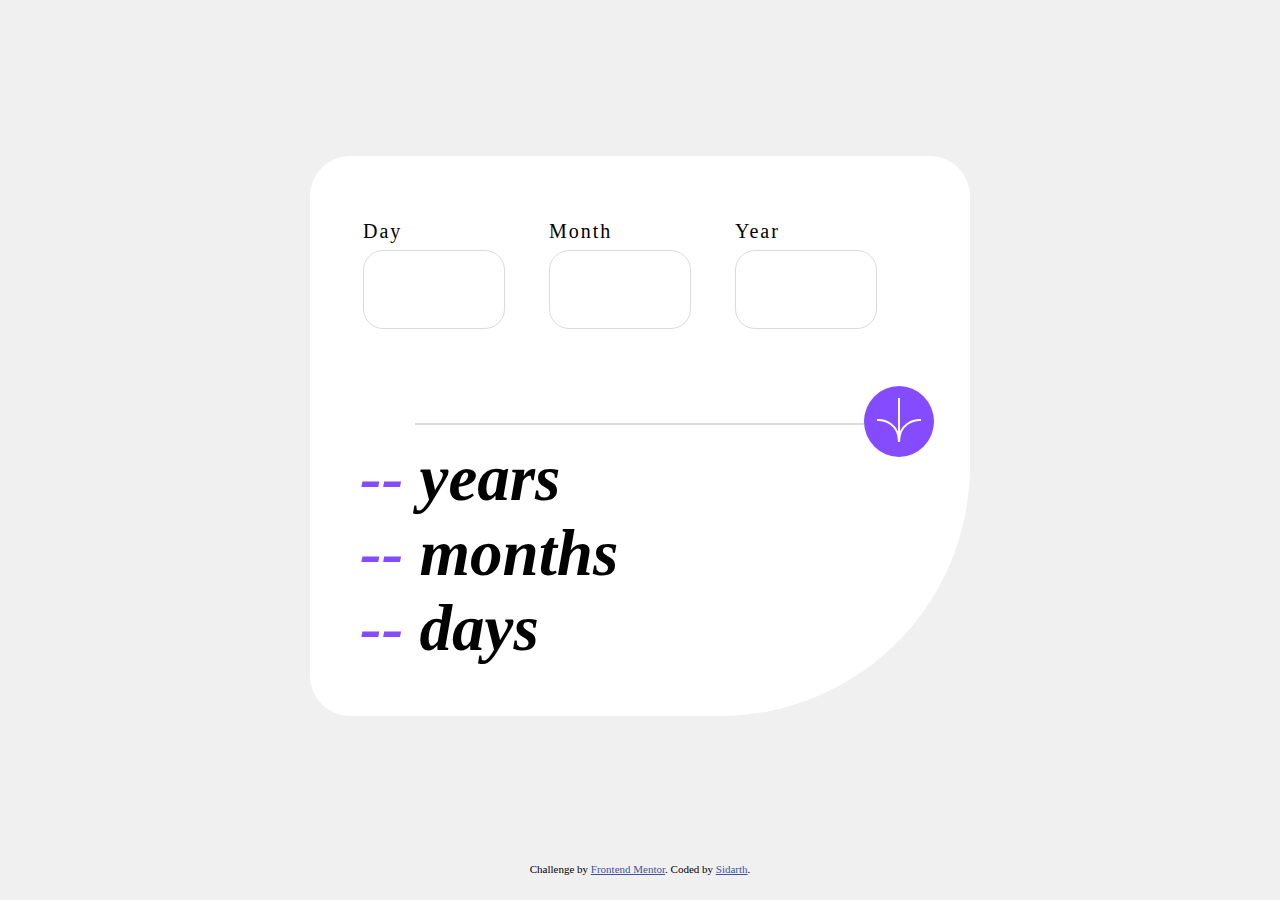
<file: age-calculator-app-main/index.html>
<!DOCTYPE html>
<html lang="en">
  <head>
    <meta charset="UTF-8" />
    <meta name="viewport" content="width=device-width, initial-scale=1.0" />
    <!-- displays site properly based on user's device -->

    <link
      rel="icon"
      type="image/png"
      sizes="32x32"
      href="./assets/images/favicon-32x32.png"
    />
    <link rel="stylesheet" href="style.css" />
    <title>Frontend Mentor | Age calculator app</title>

    <!-- Feel free to remove these styles or customise in your own stylesheet 👍 -->
    <style>
      .attribution {
        font-size: 11px;
        text-align: center;
      }
      .attribution a {
        color: hsl(228, 45%, 44%);
      }
    </style>
  </head>
  <body>
    <section class="container">
      <div class="contents">
        <form action="#" class="get_input">
          <table>
            <tr>
              <td><label for="day">Day</label></td>
              <td><label for="month">Month</label></td>
              <td><label for="year">Year</label></td>
            </tr>
            <tr class="input-boxes">
              <td><input type="number" name="day" id="day" min="0" max="31"></td>
              <td><input type="number" name="month" id="month" min="1" max="12"></td>
              <td><input type="number" name="year" id="year" min="1"></td>
            </tr>
            <tr class="error">
              <td class="error-1"></td>
              <td class="error-2"></td>
              <td class="error-3"></td>
            </tr>
        </table>
        </form>
        <button class="send-input"><img src="assets/images/icon-arrow.svg" alt="" srcset=""></button>
        <hr class="sep-line" />
        <div class="calculation">
          <p><span id="year-cal">--</span> years</p>
          <p><span id="month-cal">--</span> months</p>
          <p><span id="day-cal">--</span> days</p>
        </div>
      </div>
    </section>
    <div class="attribution">
      Challenge by
      <a href="https://www.frontendmentor.io?ref=challenge" target="_blank"
        >Frontend Mentor</a
      >. Coded by <a href="#">Sidarth</a>.
    </div>
    <script src="app.js"></script>
  </body>
</html>
</file>
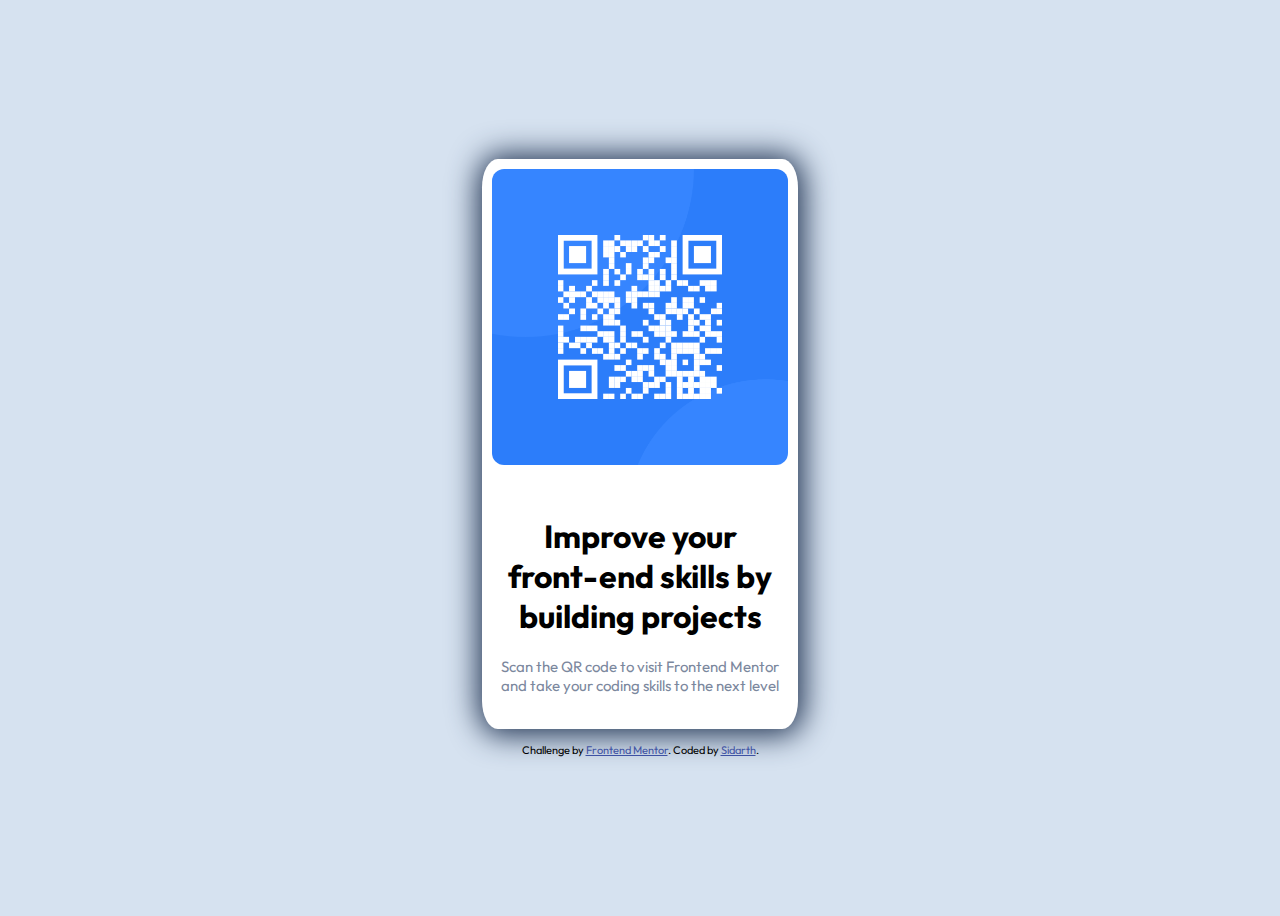
<file: qr-code-component-main/index.html>
<!DOCTYPE html>
<html lang="en">
<head>
  <meta charset="UTF-8">
  <meta name="viewport" content="width=device-width, initial-scale=1.0"> <!-- displays site properly based on user's device -->

  <link rel="icon" type="image/png" sizes="32x32" href="./images/favicon-32x32.png">
  <link rel="stylesheet" href="app.css">
  <link rel="preconnect" href="https://fonts.googleapis.com">
  <link rel="preconnect" href="https://fonts.gstatic.com" crossorigin>
  <link href="https://fonts.googleapis.com/css2?family=Outfit:wght@400;700&display=swap" rel="stylesheet">
  
  <title>Frontend Mentor | QR code component</title>

  <!-- Feel free to remove these styles or customise in your own stylesheet 👍 -->
  <style>
    .attribution { font-size: 11px; text-align: center; }
    .attribution a { color: hsl(228, 45%, 44%); }
  </style>
</head>
<body>
  <section class="content">
    <img src="images/image-qr-code.png" alt="Image of a QR code">
    <div class="text">
      <h1>Improve your front-end skills by building projects</h1>
      <p>Scan the QR code to visit Frontend Mentor and take your coding skills to the next level</p>
    </div>
  </section>
  
  <div class="attribution">
    <br>
    Challenge by <a href="https://www.frontendmentor.io?ref=challenge" target="_blank">Frontend Mentor</a>. 
    Coded by <a href="#">Sidarth</a>.
  </div>
</body>
</html>
</file>
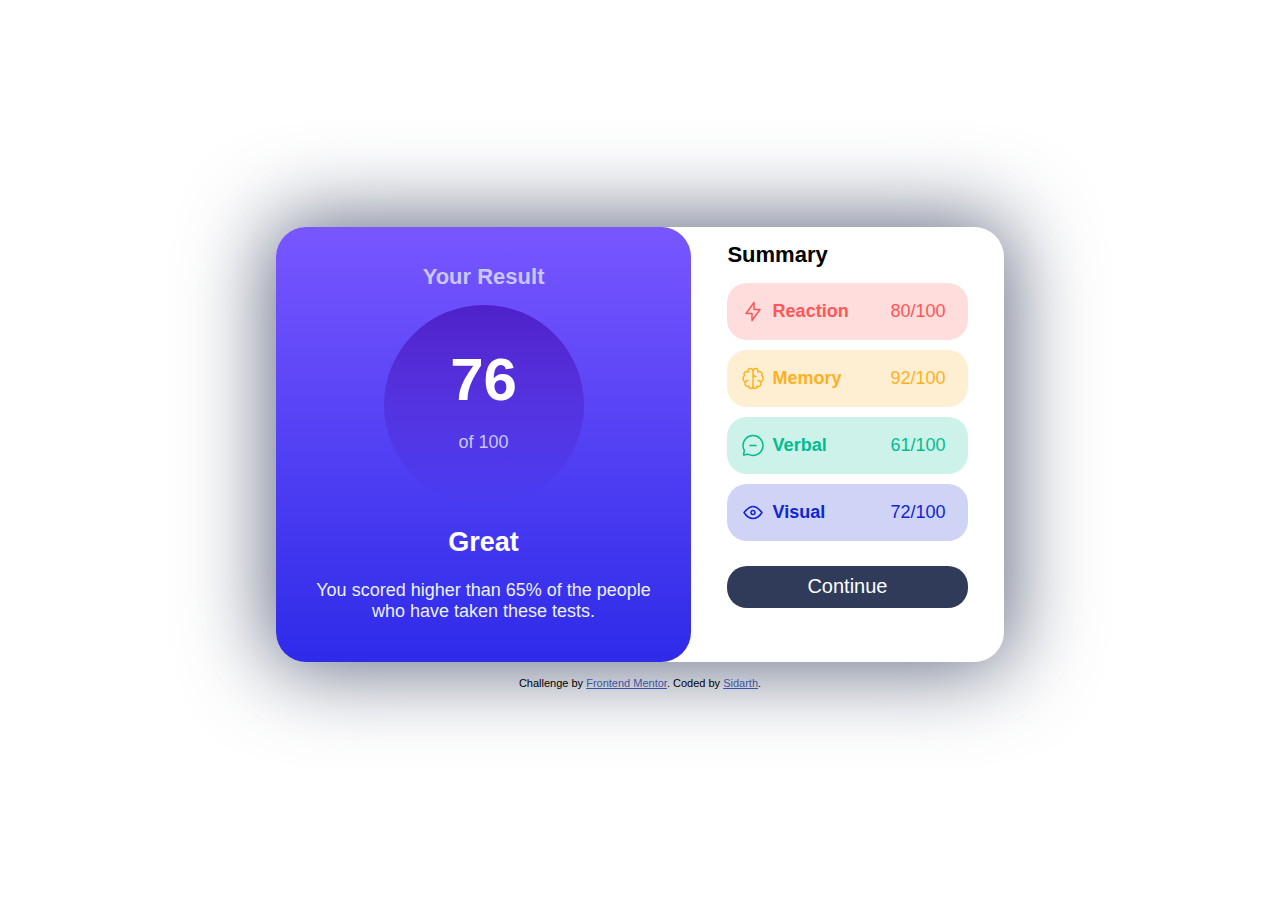
<file: results-summary-component-main/index.html>
<!DOCTYPE html>
<html lang="en">
  <head>
    <meta charset="UTF-8" />
    <meta name="viewport" content="width=device-width, initial-scale=1.0" />
    <!-- displays site properly based on user's device -->

    <link
      rel="icon"
      type="image/png"
      sizes="32x32"
      href="./assets/images/favicon-32x32.png"
    />
    <link rel="stylesheet" href="app.css" />

    <title>Frontend Mentor | Results summary component</title>

    <!-- Feel free to remove these styles or customise in your own stylesheet 👍 -->
    <style>
      .attribution {
        font-size: 11px;
        text-align: center;
      }
      .attribution a {
        color: hsl(228, 45%, 44%);
      }
    </style>
  </head>
  <body>
    <section class="with_footer">
      <section class="content">
        <section class="results">
          <h1
            class="result heading"
            style="font-size: 22px; color: hsl(241, 100%, 89%)"
          >
            Your Result
          </h1>
          <div class="score">
            <h2
              style="
                font-size: 60px;
                margin-bottom: 2%;
                margin-top: 20%;
                color: white;
              "
            >
              76
            </h2>
            <p style="color: hsl(241, 100%, 89%)">of 100</p>
          </div>
          <h2 style="color: white">Great</h2>
          <p style="color: hsl(221, 100%, 96%)">
            You scored higher than 65% of the people who have taken these tests.
          </p>
        </section>
        <section class="summary">
          <h1 style="font-weight: 800; font-size: 22px">Summary</h1>
          <div
            class="summary-items"
            style="background-color: hsla(0, 100%, 67%, 0.2); color: hsl(0, 100%, 67%);"
          >
            <img src="assets/images/icon-reaction.svg" alt="Icon of Reaction" />
            <h3>Reaction</h3>
            <p>80/100</p>
          </div>
          <div
            style="background-color: hsla(39, 100%, 56%, 0.2); color: hsl(39, 100%, 56%);"
            class="summary-items"
          >
            <img src="assets/images/icon-memory.svg" alt="Icon of Memory" />
            <h3>Memory</h3>
            <p>92/100</p>
          </div>
          <div
            style="background-color: hsla(166, 100%, 37%, 0.2); color: hsl(166, 100%, 37%);"
            class="summary-items"
          >
            <img src="assets/images/icon-verbal.svg" alt="Icon of Verbal" />
            <h3>Verbal</h3>
            <p>61/100</p>
          </div>
          <div
            class="summary-items"
            style="background-color: hsla(234, 85%, 45%, 0.2); color: hsl(234, 85%, 45%);"
          >
            <img src="assets/images/icon-visual.svg" alt="Icon of Visual" />
            <h3>Visual</h3>
            <p>72/100</p>
          </div>
          <div class="continue">Continue</button>
        </section>
      </section>
      <div class="attribution" style="margin-top: 2%">
        Challenge by
        <a href="https://www.frontendmentor.io?ref=challenge" target="_blank"
          >Frontend Mentor</a
        >. Coded by <a href="https://github.com/sidarth-23">Sidarth</a>.
      </div>
    </section>
  </body>
</html>
</file>
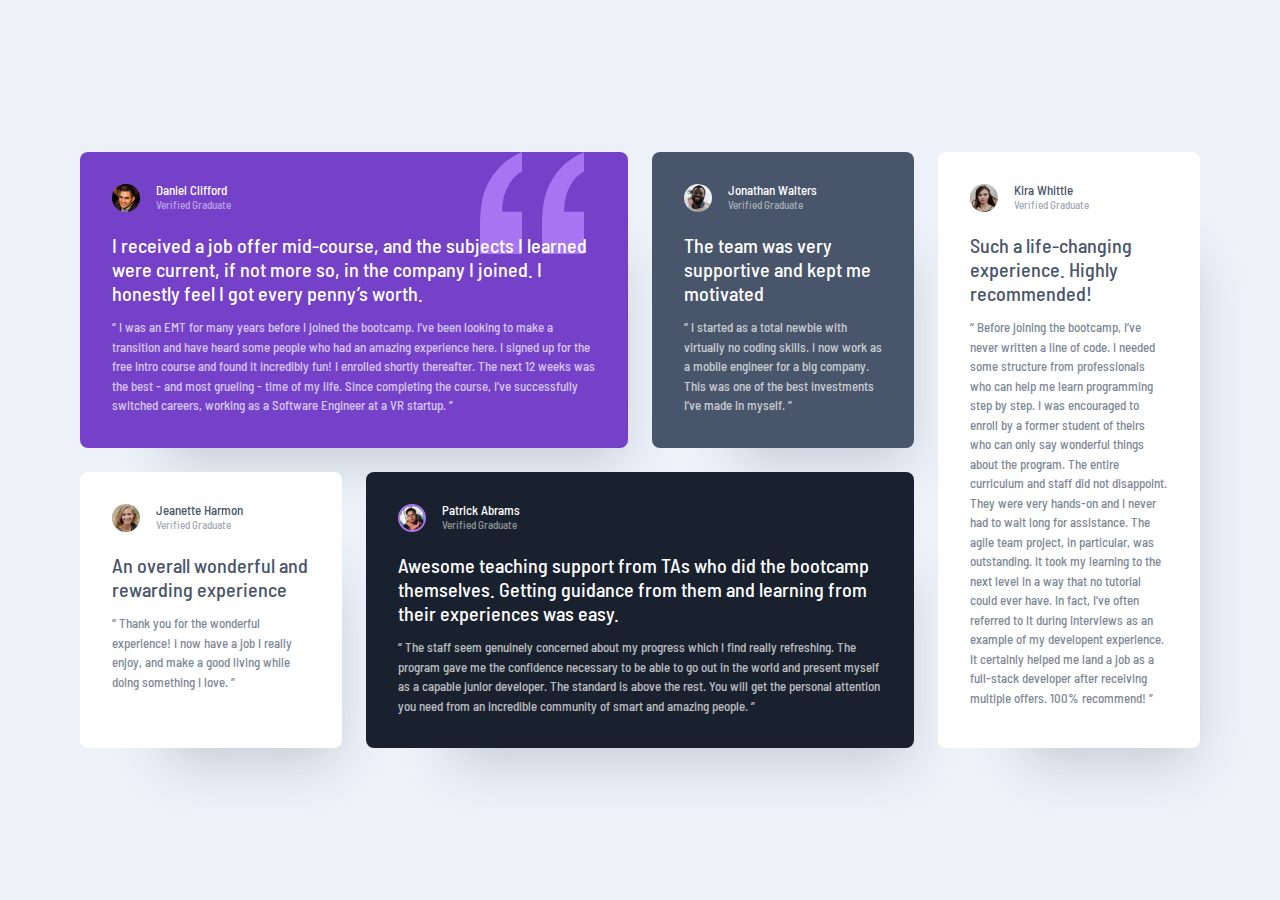
<file: testimonials-grid-section-main/index.html>
<!DOCTYPE html>
<html lang="en">

<head>
  <meta charset="UTF-8">
  <meta http-equiv="X-UA-Compatible" content="IE=edge">
  <meta name="viewport" content="width=device-width, initial-scale=1.0">
  <!-- Google font -->
  <link rel="preconnect" href="https://fonts.googleapis.com">
  <link rel="preconnect" href="https://fonts.gstatic.com" crossorigin>
  <link href="https://fonts.googleapis.com/css2?family=Barlow+Semi+Condensed:wght@500;600&display=swap"
    rel="stylesheet">
  <!-- my css -->
  <link rel="stylesheet" href="style.css">
  <title>FEM grid</title>
</head>

<body>
  <main class="testimonial-grid">
    <article class="testimonial grid-col-span-2 flow bg-primary-400 quote text-neutral-100">
      <div class="flex">
        <div>
          <img  src="./images/image-daniel.jpg" alt="daniel clifford">
        </div>
        <div>
          <h2 class="name">Daniel Clifford</h2>
          <p class="position">Verified Graduate</p>
        </div>
      </div>
      <p>
        I received a job offer mid-course, and the subjects I learned were current, if not more so,
        in the company I joined. I honestly feel I got every penny’s worth.
      </p>
      <p>
        “ I was an EMT for many years before I joined the bootcamp. I’ve been looking to make a
        transition and have heard some people who had an amazing experience here. I signed up
        for the free intro course and found it incredibly fun! I enrolled shortly thereafter.
        The next 12 weeks was the best - and most grueling - time of my life. Since completing
        the course, I’ve successfully switched careers, working as a Software Engineer at a VR startup. ”
      </p>
    </article>
    <article class="testimonial flow bg-secondary-400 text-neutral-100">
      <div class="flex">
        <div>
          <img src="./images/image-jonathan.jpg" alt="Jonathan Walters">
        </div>
        <div>
          <h2 class="name">Jonathan Walters</h2>
          <p class="position">Verified Graduate</p>
        </div>
      </div>
      <p>
        The team was very supportive and kept me motivated
      </p>
      <p>
        “ I started as a total newbie with virtually no coding skills. I now work as a mobile engineer
        for a big company. This was one of the best investments I’ve made in myself. ”
      </p>
    </article>
    <article class="testimonial flow bg-neutral-100 text-secondary-400">
      <div class="flex">
        <div>
          <img src="./images/image-jeanette.jpg" alt="Jeanette Harmon">
        </div>
        <div>
          <h2 class="name">Jeanette Harmon</h2>
          <p class="position">Verified Graduate</p>
        </div>
      </div>
      <p>
        An overall wonderful and rewarding experience</p>
      <p>
        “ Thank you for the wonderful experience! I now have a job I really enjoy, and make a good living
        while doing something I love. ”
      </p>
    </article>
    <article class="testimonial grid-col-span-2 flow bg-secondary-500 text-neutral-100">
      <div class="flex">
        <div>
          <img class="border-primary-400" src="./images/image-patrick.jpg" alt="Patrick Abrams">
        </div>
        <div>
          <h2 class="name">Patrick Abrams</h2>
          <p class="position">Verified Graduate</p>
        </div>
      </div>
      <p>
        Awesome teaching support from TAs who did the bootcamp themselves. Getting guidance from them and
        learning from their experiences was easy.
      </p>
      <p>
        “ The staff seem genuinely concerned about my progress which I find really refreshing. The program
        gave me the confidence necessary to be able to go out in the world and present myself as a capable
        junior developer. The standard is above the rest. You will get the personal attention you need from
        an incredible community of smart and amazing people. ”
      </p>
    </article>
    <article class="testimonial flow bg-neutral-100 text-secondary-400">
      <div class="flex">
        <div>
          <img src="./images/image-kira.jpg" alt="Kira Whittle">
        </div>
        <div>
          <h2 class="name">Kira Whittle</h2>
          <p class="position">Verified Graduate</p>
        </div>
      </div>
      <p>
        Such a life-changing experience. Highly recommended!
      </p>
      <p>
        “ Before joining the bootcamp, I’ve never written a line of code. I needed some structure from
        professionals who can help me learn programming step by step. I was encouraged to enroll by a former
        student of theirs who can only say wonderful things about the program. The entire curriculum and staff
        did not disappoint. They were very hands-on and I never had to wait long for assistance. The agile team
        project, in particular, was outstanding. It took my learning to the next level in a way that no tutorial
        could ever have. In fact, I’ve often referred to it during interviews as an example of my developent
        experience. It certainly helped me land a job as a full-stack developer after receiving multiple offers.
        100% recommend! ”
      </p>
    </article>
  </main>




</body>

</html>
</file>
<file: age-calculator-app-main/style.css>
body{
    font-family: 'Poppins', 'sans-serif';
    background-color: hsl(0, 0%, 94%);
    font-size: 32px;
}

.container{
    display: flex;
    justify-content: center;
    align-items: center;
    height: 95vh;
}

.contents{
    background-color: white;
    padding: 50px;
    border-radius: 40px 40px 250px 40px;
}

label{
    font-size: 20px;
    letter-spacing: 2px;
}

input{
    width: 100px;
    margin: auto 40px auto 0px;
    font-size: 32px;
    font-weight: 700;
    padding: 20px;
    border: 1px solid hsl(0, 0%, 86%);
    border-radius: 20px;
}

hr{
    width: 80%;
    border: 1px solid hsl(0, 0%, 86%);
}

button{
    position: relative;
    top:50px;
    left: 90%;
    padding: 10px;
    border-radius: 50%;
    border-color: transparent;
    background-color: hsl(259, 100%, 65%);
}

button:hover{
    background-color: hsla(259, 100%, 65%, 0.5);
}

.calculation p{
    font-size: 65px;
    margin:0;
    font-style: italic;
    font-weight: 600;
}

span{
    color: hsl(259, 100%, 65%);
}

.error{
    font-size: 13px;
    letter-spacing: 0.5px;
    font-style: italic;
    color: hsl(0, 100%, 67%);
}

@media (max-width: 680px){
    .contents{
        scale: 0.8;
    }
    button{
        position: relative;
        top:50px;
        left: 40%;
        padding: 10px;
        border-radius: 50%;
        border-color: transparent;
        background-color: hsl(259, 100%, 65%);
}
}
</file>
<file: qr-code-component-main/app.css>
body{
    display: flex;
    flex-direction: column;
    justify-content: center;
    align-items: center;
    height: 100vh;
    background-color: hsl(212, 45%, 89%);
    font-family: 'Outfit', sans-serif;
    text-align: center;
}

section{
    background-color: white;
    display: flex;
    flex-direction: column;
    width: 25%;
    border-radius: 5%;
    box-shadow: 1px 1px 30px 5px hsl(218, 44%, 22%);
}

img{
    padding: 10px;
    border-radius: 7%;
}

.text{
    padding: 6%;
}

p{
    font-size: 15px;
    color:hsl(220, 15%, 55%);
}

@media only screen and (max-width: 768px){
    section{
        width: 75%;
    }
}
</file>
<file: results-summary-component-main/app.css>
body{
    display: flex;
    height: 100vh;
    justify-content: center;
    align-items: center;
    font-family: 'Hanken Grotesk', sans-serif;
    font-size: 18px;
}

.content{
    display: flex;
    background-color: white;
    border-radius: 30px;
    box-shadow: 0px 0px 84px 7px rgba(48,59,90,0.75);
    padding: 0;
}

.results{
    text-align: center;
    background: linear-gradient(hsl(252, 100%, 67%), hsl(241, 81%, 54%));
    border-radius: 30px;
    padding-bottom: 3%;
    padding: 3%;
}

.summary{
    padding: 0% 5%;
    width: 50%;
}

.summary-items > p{
    margin: auto;
}


img{
    margin-left: 14px;
    width: 10%;
}

h3{
    width: 40%;
    padding-left: 3%;
    font-size: 18px;
}

.summary-items{
    margin: 10px 0;
    border-radius: 20px;
}

h2{
    text-align: center;
}

.score{
    background: linear-gradient(hsla(256, 72%, 46%, 1), hsla(241, 72%, 46%, 0));
    width: 200px;
    height: 200px;
    border-radius: 50%;
    margin: auto;
    overflow: auto;
}

.continue{
    font-size: 20px;
    text-align: center;
    margin: 25px 0;
    background-color: hsl(224, 30%, 27%);
    color: white;
    padding: 4%;
    border-radius: 20px;
}

.summary-items{
    display: flex;
    flex-direction: 
}

@media (max-width: 768px) {
    .with_footer{
        margin-top: 50px;
    }
    .content{
        display: flex;
        flex-direction: column;
    }
    .summary{
        width: auto;
    }
}
</file>
<file: testimonials-grid-section-main/style.css>
:root {
    --clr-primary-400: 263 55% 52%;
    --clr-secondary-400: 217 19% 35%;
    --clr-secondary-500: 219 29% 14%;
    --clr-neutral-100: 0 0% 100%;
    --clr-neutral-200: 210 46% 95%;
    --clr-neutral-300: 0 0% 81%;
  
    --ff-primary: "Barlow Semi Condensed", sans-serif;
  
    --fw-400: 500;
    --fw-700: 600;
  
    --fs-300: 0.6875rem;
    --fs-400: 0.8125rem;
    --fs-500: 1.25rem;
  }
  
  /* Box sizing rules */
  *,
  *::before,
  *::after {
    box-sizing: border-box;
  }
  
  /* Remove default margin */
  body,
  h1,
  h2,
  h3,
  h4,
  p,
  figure,
  blockquote,
  dl,
  dd {
    margin: 0;
  }
  
  /* Remove list styles on ul, ol elements with a list role, which suggests default styling will be removed */
  ul[role="list"],
  ol[role="list"] {
    list-style: none;
  }
  
  /* Set core root defaults */
  html:focus-within {
    scroll-behavior: smooth;
  }
  
  /* Set core body defaults */
  body {
    min-height: 100vh;
    text-rendering: optimizeSpeed;
    line-height: 1.5;
  }
  
  /* A elements that don't have a class get default styles */
  a:not([class]) {
    text-decoration-skip-ink: auto;
  }
  
  /* Make images easier to work with */
  img,
  picture {
    max-width: 100%;
    display: block;
  }
  
  /* Inherit fonts for inputs and buttons */
  input,
  button,
  textarea,
  select {
    font: inherit;
  }
  
  /* Remove all animations, transitions and smooth scroll for people that prefer not to see them */
  @media (prefers-reduced-motion: reduce) {
    html:focus-within {
      scroll-behavior: auto;
    }
  
    *,
    *::before,
    *::after {
      animation-duration: 0.01ms !important;
      animation-iteration-count: 1 !important;
      transition-duration: 0.01ms !important;
      scroll-behavior: auto !important;
    }
  }
  
  body {
    display: grid;
    place-content: center;
    min-height: 100vh;
  
    font-family: var(--ff-primary);
    font-weight: var(--fw-400);
  
    background-color: hsl(var(--clr-neutral-200));
  }
  
  h1,
  h2,
  h3 {
    font-weight: var(--fw-700);
  }
  
  /* utilities */
  .flex {
    display: flex;
    gap: var(--gap, 1rem);
  }
  
  .flow > *:where(:not(:first-child)) {
    margin-top: var(--flow-spacer, 1em);
  }
  
  .bg-primary-400 {
    background: hsl(var(--clr-primary-400));
  }
  .bg-secondary-400 {
    background: hsl(var(--clr-secondary-400));
  }
  .bg-secondary-500 {
    background: hsl(var(--clr-secondary-500));
  }
  
  .bg-neutral-100 {
    background: hsl(var(--clr-neutral-100));
  }
  
  .text-neutral-100 {
    color: hsl(var(--clr-neutral-100));
  }
  .text-secondary-400 {
    color: hsl(var(--clr-secondary-400));
  }
  .border-primary-400 {
    border: 2px solid #a775f1;
  }
  
  
  /* components */
  .testimonial-grid {
    display: grid;
    gap: 1.5rem;
  
    padding-block: 2rem;
    width: min(95%, 70rem);
    margin-inline: auto;
  }
  
  .testimonial {
    font-size: var(--fs-400);
    padding: 2rem;
    border-radius: 0.5rem;
    box-shadow: 2.5rem 3.75rem 3rem -3rem hsl(var(--clr-secondary-400) / 0.25);
  }
  
  @media (min-width:50em){
    .grid-col-span-2{
      grid-column: span 2;
    }
    .testimonial-grid{
      grid-template-columns: repeat(4, 1fr);
    }
    .testimonial:last-child{
      grid-column: 4;
      grid-row: 1;
      grid-row-end: span 2;
    }
  }
  
  .testimonial.quote {
    background-image: url("./images/bg-pattern-quotation.svg");
    background-repeat: no-repeat;
    background-position: top right 10%;
  }
  
  .testimonial img {
    width: 1.75rem;
    aspect-ratio: 1;
    border-radius: 50%;
  }
  
  .testimonial .name {
    font-size: var(--fs-400);
    font-weight: var(--fw-400);
    line-height: 1;
  }
  
  .testimonial .position {
    font-size: var(--fs-300);
    opacity: 0.5;
  }
  
  .testimonial > p:first-of-type {
    font-size: var(--fs-500);
    line-height: 1.2;
  }
  
  .testimonial > p:last-of-type {
    opacity: 0.7;
  }
</file>
